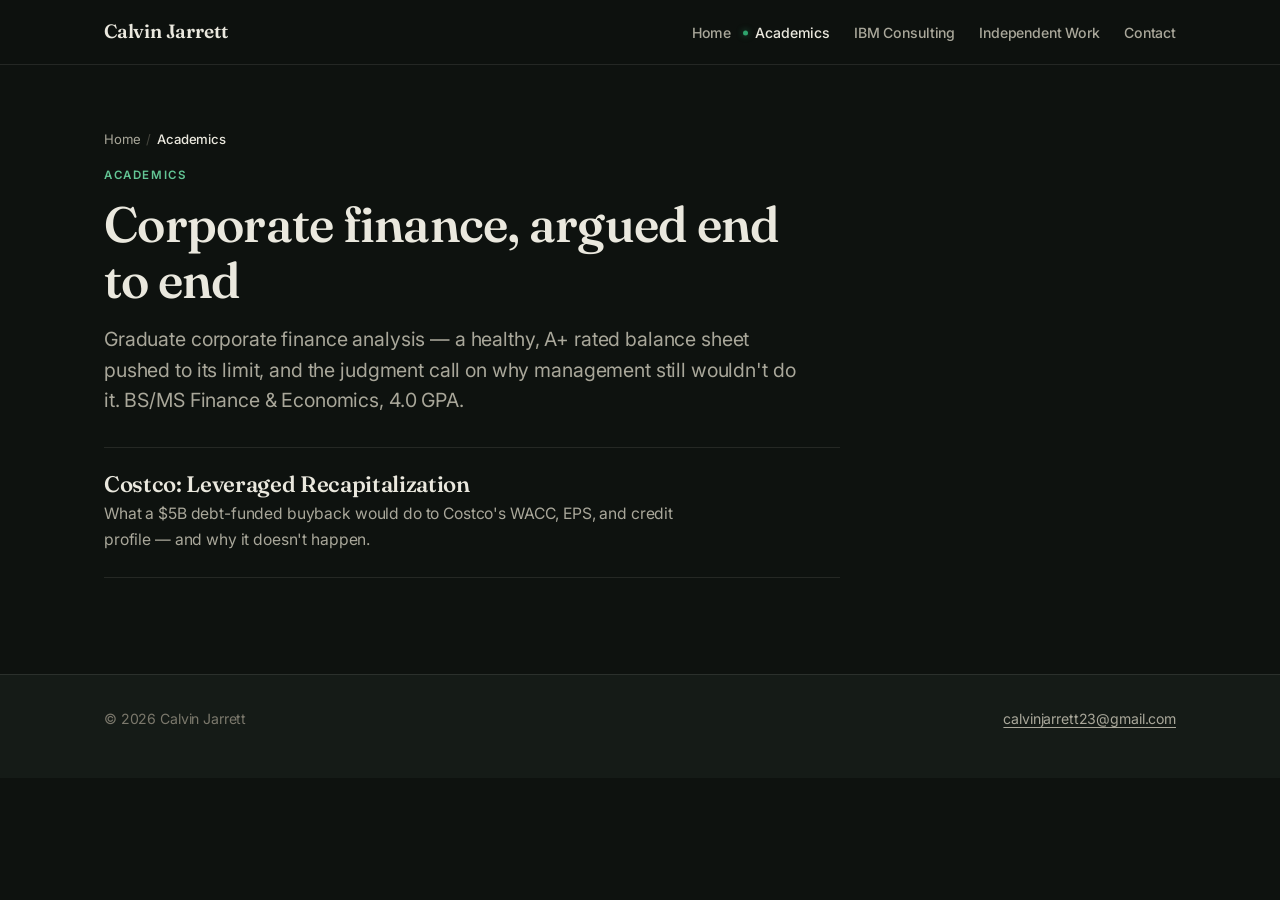
<file: academics/index.html>
<!DOCTYPE html>
<html lang="en">
<head>
  <meta charset="utf-8">
  <meta name="viewport" content="width=device-width, initial-scale=1">
  <title>Academics — Calvin Jarrett</title>
  <meta name="description" content="Graduate corporate finance analysis: a $5B Costco leveraged recapitalization, modeled end to end.">
  <link rel="preconnect" href="https://fonts.googleapis.com">
  <link rel="preconnect" href="https://fonts.gstatic.com" crossorigin>
  <link href="https://fonts.googleapis.com/css2?family=Inter:wght@400;500;600&family=Fraunces:opsz,wght@9..144,500;9..144,620&display=swap" rel="stylesheet">
  <link rel="stylesheet" href="../assets/css/site.css">
</head>
<body>

  <header class="nav">
    <div class="nav-inner">
      <a class="nav-name" href="../">Calvin Jarrett</a>
      <nav aria-label="Main">
        <ul class="nav-links">
          <li><a href="../">Home</a></li>
          <li><a href="./" aria-current="page">Academics</a></li>
          <li><a href="../ibm/">IBM Consulting</a></li>
          <li><a href="../independent/">Independent Work</a></li>
          <li><a href="../contact/">Contact</a></li>
        </ul>
      </nav>
    </div>
  </header>

  <main class="page">
    <div class="container">
      <nav class="crumbs" aria-label="Breadcrumb">
        <a href="../">Home</a><span class="sep">/</span><span aria-current="page">Academics</span>
      </nav>
      <p class="kicker">Academics</p>
      <h1>Corporate finance, argued end to end</h1>
      <p class="dek">Graduate corporate finance analysis — a healthy, A+ rated balance sheet pushed to its limit, and the judgment call on why management still wouldn't do it. BS/MS Finance &amp; Economics, 4.0 GPA.</p>

      <ul class="listing">
        <li>
          <a href="costco/">
            <h2>Costco: Leveraged Recapitalization</h2>
            <p>What a $5B debt-funded buyback would do to Costco's WACC, EPS, and credit profile — and why it doesn't happen.</p>
          </a>
        </li>
      </ul>
    </div>
  </main>

  <footer class="footer">
    <div class="container">
      <span>&copy; 2026 Calvin Jarrett</span>
      <a href="mailto:calvinjarrett23@gmail.com">calvinjarrett23@gmail.com</a>
    </div>
  </footer>

</body>
</html>
</file>
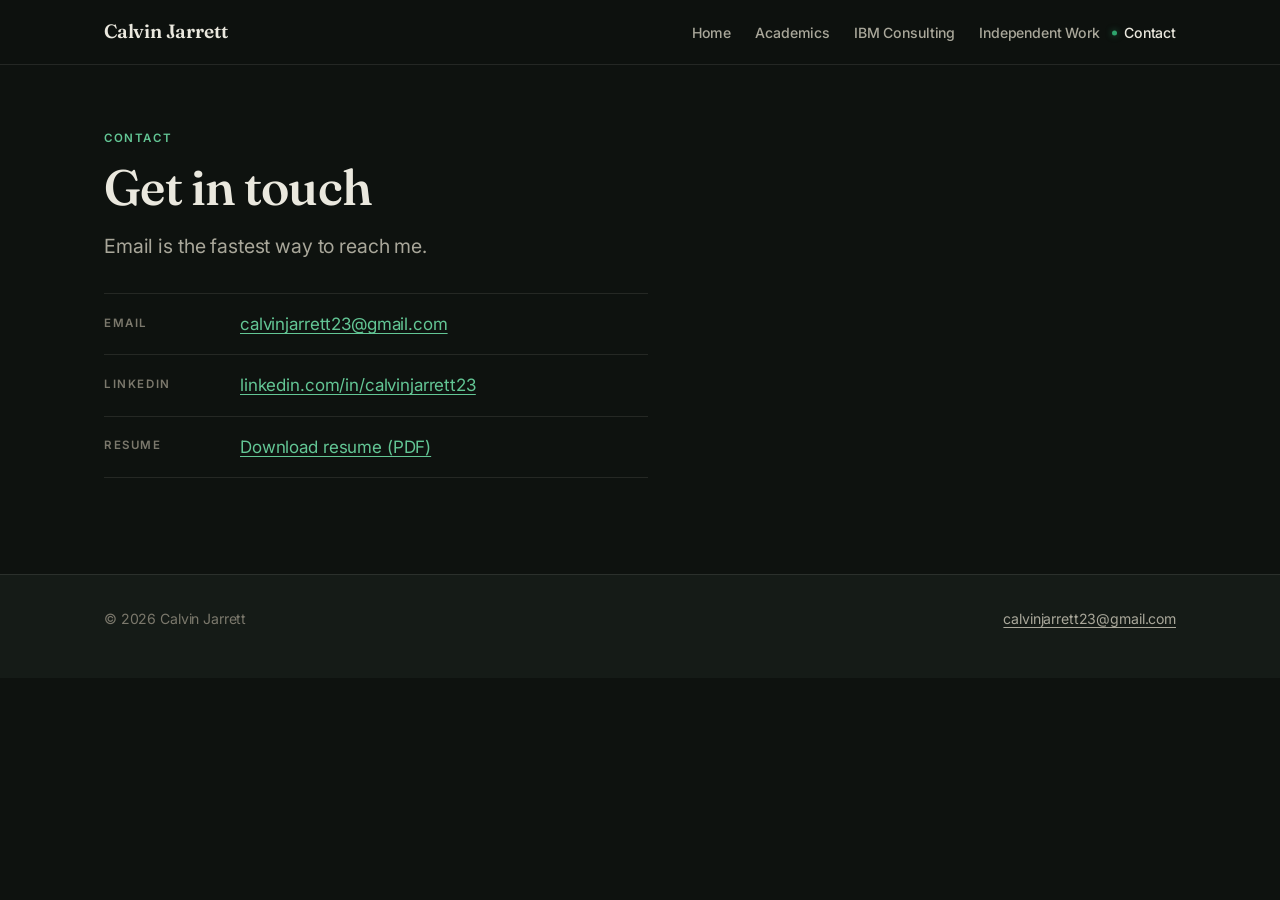
<file: contact/index.html>
<!DOCTYPE html>
<html lang="en">
<head>
  <meta charset="utf-8">
  <meta name="viewport" content="width=device-width, initial-scale=1">
  <title>Contact — Calvin Jarrett</title>
  <meta name="description" content="Contact Calvin Jarrett — email, LinkedIn, and resume.">
  <link rel="preconnect" href="https://fonts.googleapis.com">
  <link rel="preconnect" href="https://fonts.gstatic.com" crossorigin>
  <link href="https://fonts.googleapis.com/css2?family=Inter:wght@400;500;600&family=Fraunces:opsz,wght@9..144,500;9..144,620&display=swap" rel="stylesheet">
  <link rel="stylesheet" href="../assets/css/site.css">
</head>
<body>

  <header class="nav">
    <div class="nav-inner">
      <a class="nav-name" href="../">Calvin Jarrett</a>
      <nav aria-label="Main">
        <ul class="nav-links">
          <li><a href="../">Home</a></li>
          <li><a href="../academics/">Academics</a></li>
          <li><a href="../ibm/">IBM Consulting</a></li>
          <li><a href="../independent/">Independent Work</a></li>
          <li><a href="./" aria-current="page">Contact</a></li>
        </ul>
      </nav>
    </div>
  </header>

  <main class="page">
    <div class="container">
      <p class="kicker">Contact</p>
      <h1>Get in touch</h1>
      <p class="dek">Email is the fastest way to reach me.</p>

      <ul class="contact-list">
        <li>
          <span class="label">Email</span>
          <span><a href="mailto:calvinjarrett23@gmail.com">calvinjarrett23@gmail.com</a></span>
        </li>
        <li>
          <span class="label">LinkedIn</span>
          <span><a href="https://www.linkedin.com/in/calvinjarrett23/" rel="noopener">linkedin.com/in/calvinjarrett23</a></span>
        </li>
        <li>
          <span class="label">Resume</span>
          <span><a href="../assets/resume.pdf" download>Download resume (PDF)</a></span>
        </li>
      </ul>
    </div>
  </main>

  <footer class="footer">
    <div class="container">
      <span>&copy; 2026 Calvin Jarrett</span>
      <a href="mailto:calvinjarrett23@gmail.com">calvinjarrett23@gmail.com</a>
    </div>
  </footer>

</body>
</html>
</file>
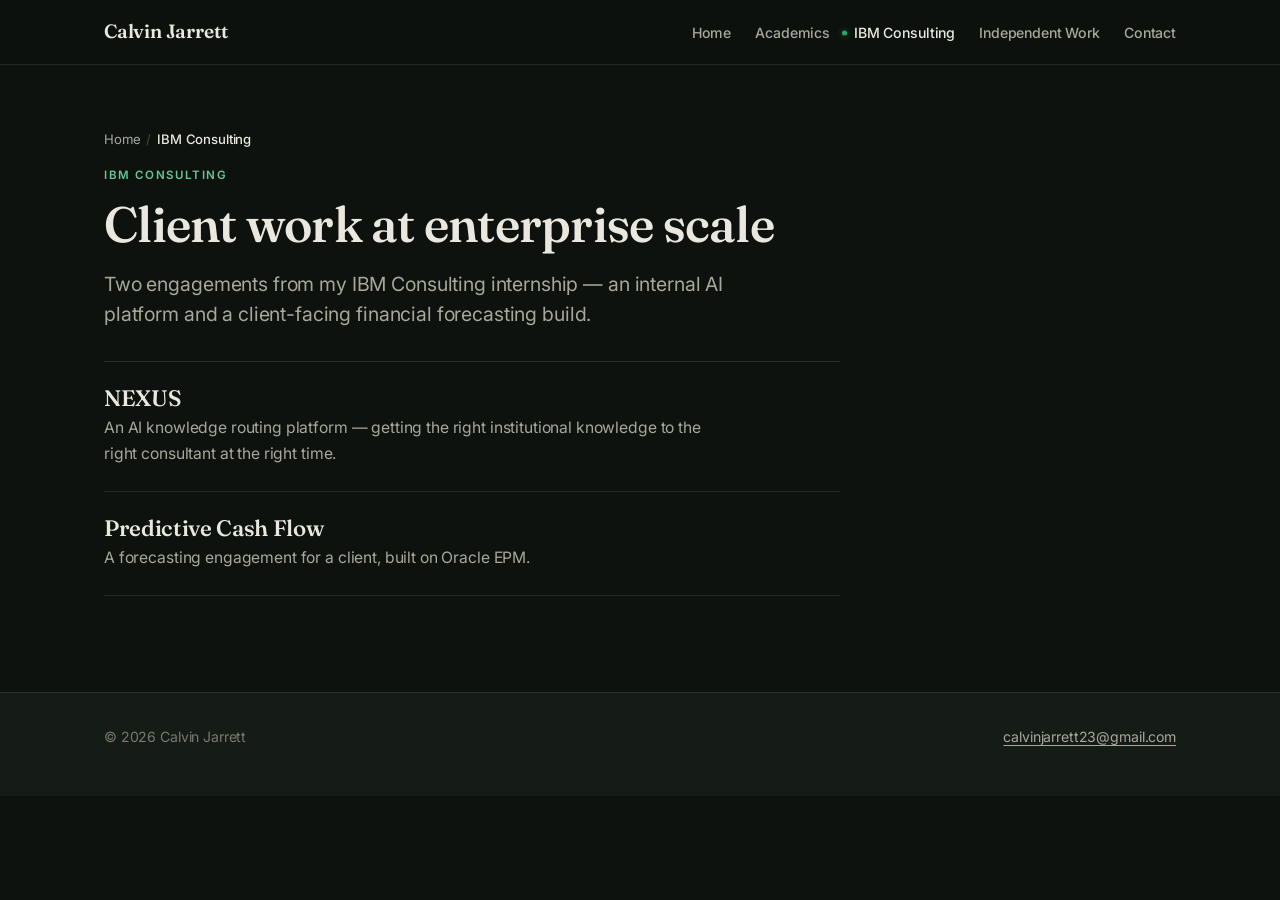
<file: ibm/index.html>
<!DOCTYPE html>
<html lang="en">
<head>
  <meta charset="utf-8">
  <meta name="viewport" content="width=device-width, initial-scale=1">
  <title>IBM Consulting — Calvin Jarrett</title>
  <meta name="description" content="IBM Consulting internship work: NEXUS AI knowledge routing platform and a predictive cash flow client engagement on Oracle EPM.">
  <link rel="preconnect" href="https://fonts.googleapis.com">
  <link rel="preconnect" href="https://fonts.gstatic.com" crossorigin>
  <link href="https://fonts.googleapis.com/css2?family=Inter:wght@400;500;600&family=Fraunces:opsz,wght@9..144,500;9..144,620&display=swap" rel="stylesheet">
  <link rel="stylesheet" href="../assets/css/site.css">
</head>
<body>

  <header class="nav">
    <div class="nav-inner">
      <a class="nav-name" href="../">Calvin Jarrett</a>
      <nav aria-label="Main">
        <ul class="nav-links">
          <li><a href="../">Home</a></li>
          <li><a href="../academics/">Academics</a></li>
          <li><a href="./" aria-current="page">IBM Consulting</a></li>
          <li><a href="../independent/">Independent Work</a></li>
          <li><a href="../contact/">Contact</a></li>
        </ul>
      </nav>
    </div>
  </header>

  <main class="page">
    <div class="container">
      <nav class="crumbs" aria-label="Breadcrumb">
        <a href="../">Home</a><span class="sep">/</span><span aria-current="page">IBM Consulting</span>
      </nav>
      <p class="kicker">IBM Consulting</p>
      <h1>Client work at enterprise scale</h1>
      <p class="dek">Two engagements from my IBM Consulting internship — an internal AI platform and a client-facing financial forecasting build.</p>

      <ul class="listing">
        <li>
          <a href="nexus/">
            <h2>NEXUS</h2>
            <p>An AI knowledge routing platform — getting the right institutional knowledge to the right consultant at the right time.</p>
          </a>
        </li>
        <li>
          <a href="predictive-cash-flow/">
            <h2>Predictive Cash Flow</h2>
            <p>A forecasting engagement for a client, built on Oracle EPM.</p>
          </a>
        </li>
      </ul>
    </div>
  </main>

  <footer class="footer">
    <div class="container">
      <span>&copy; 2026 Calvin Jarrett</span>
      <a href="mailto:calvinjarrett23@gmail.com">calvinjarrett23@gmail.com</a>
    </div>
  </footer>

</body>
</html>
</file>
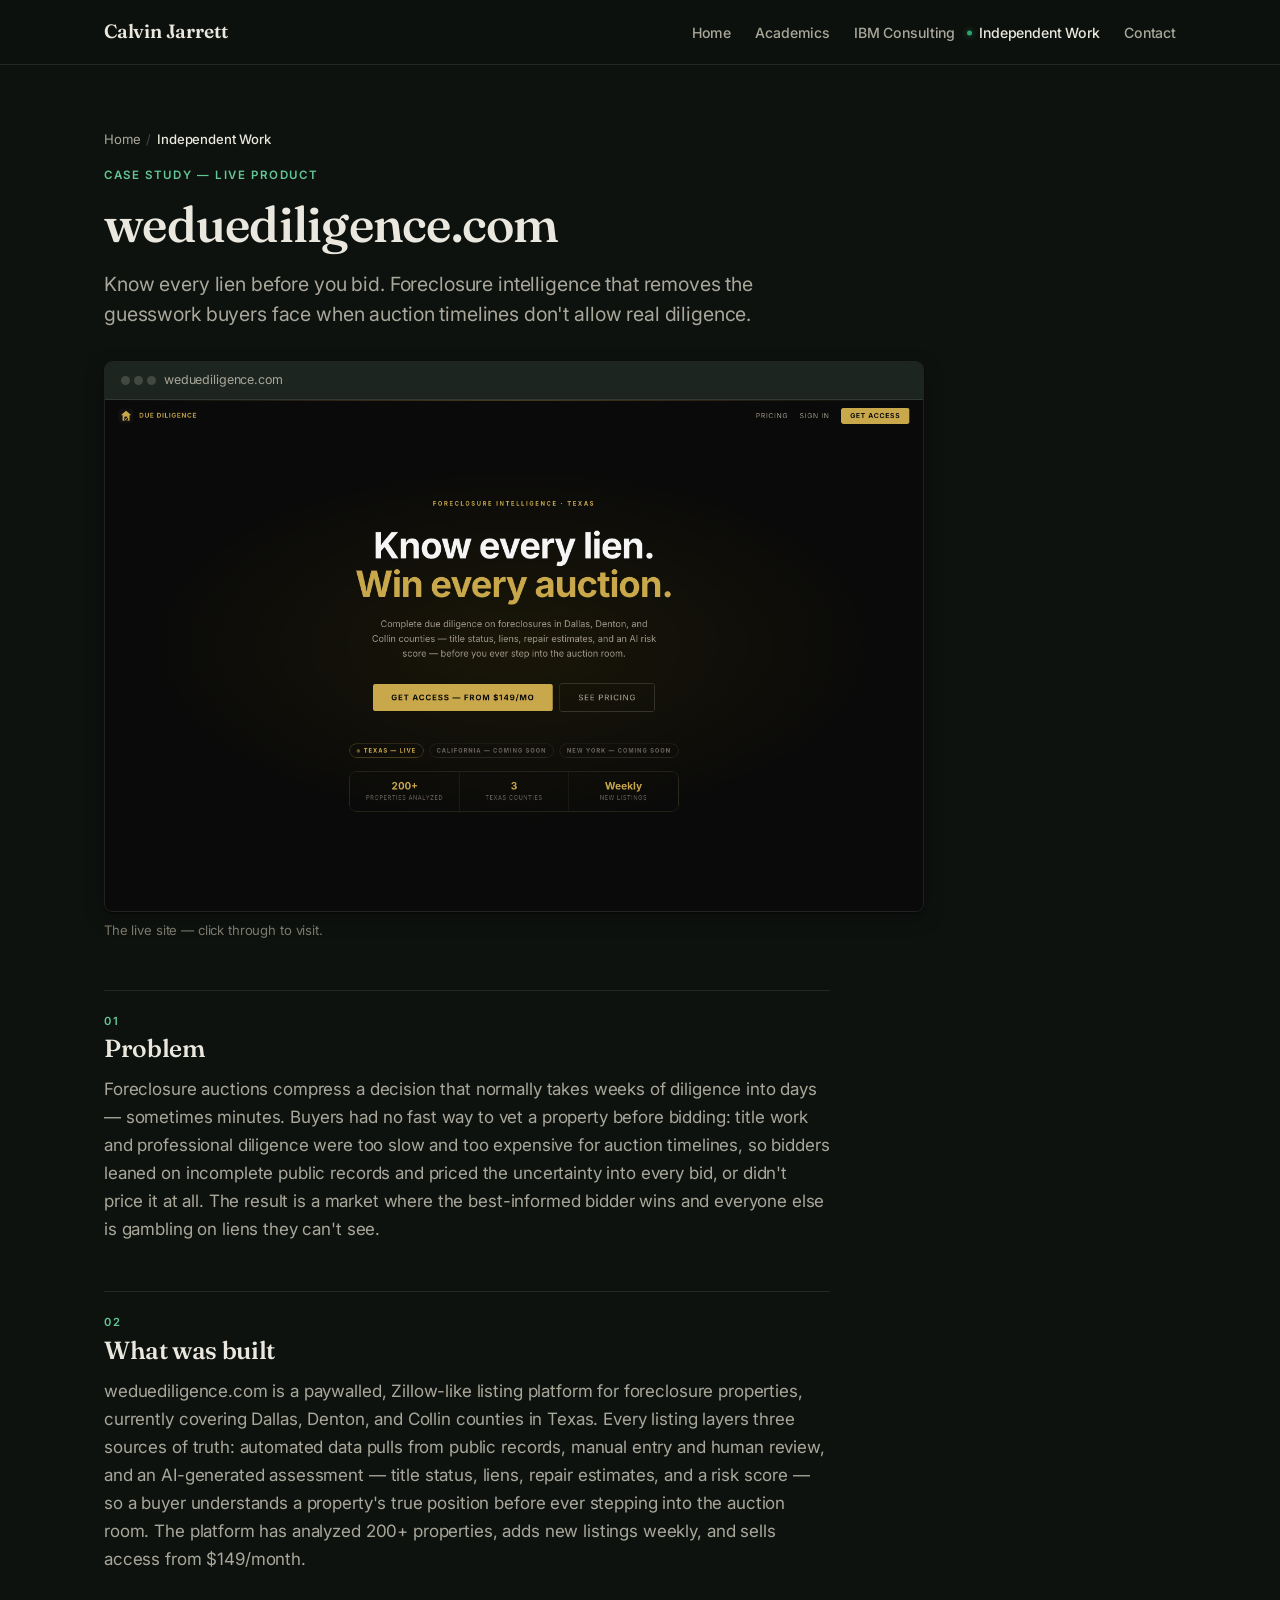
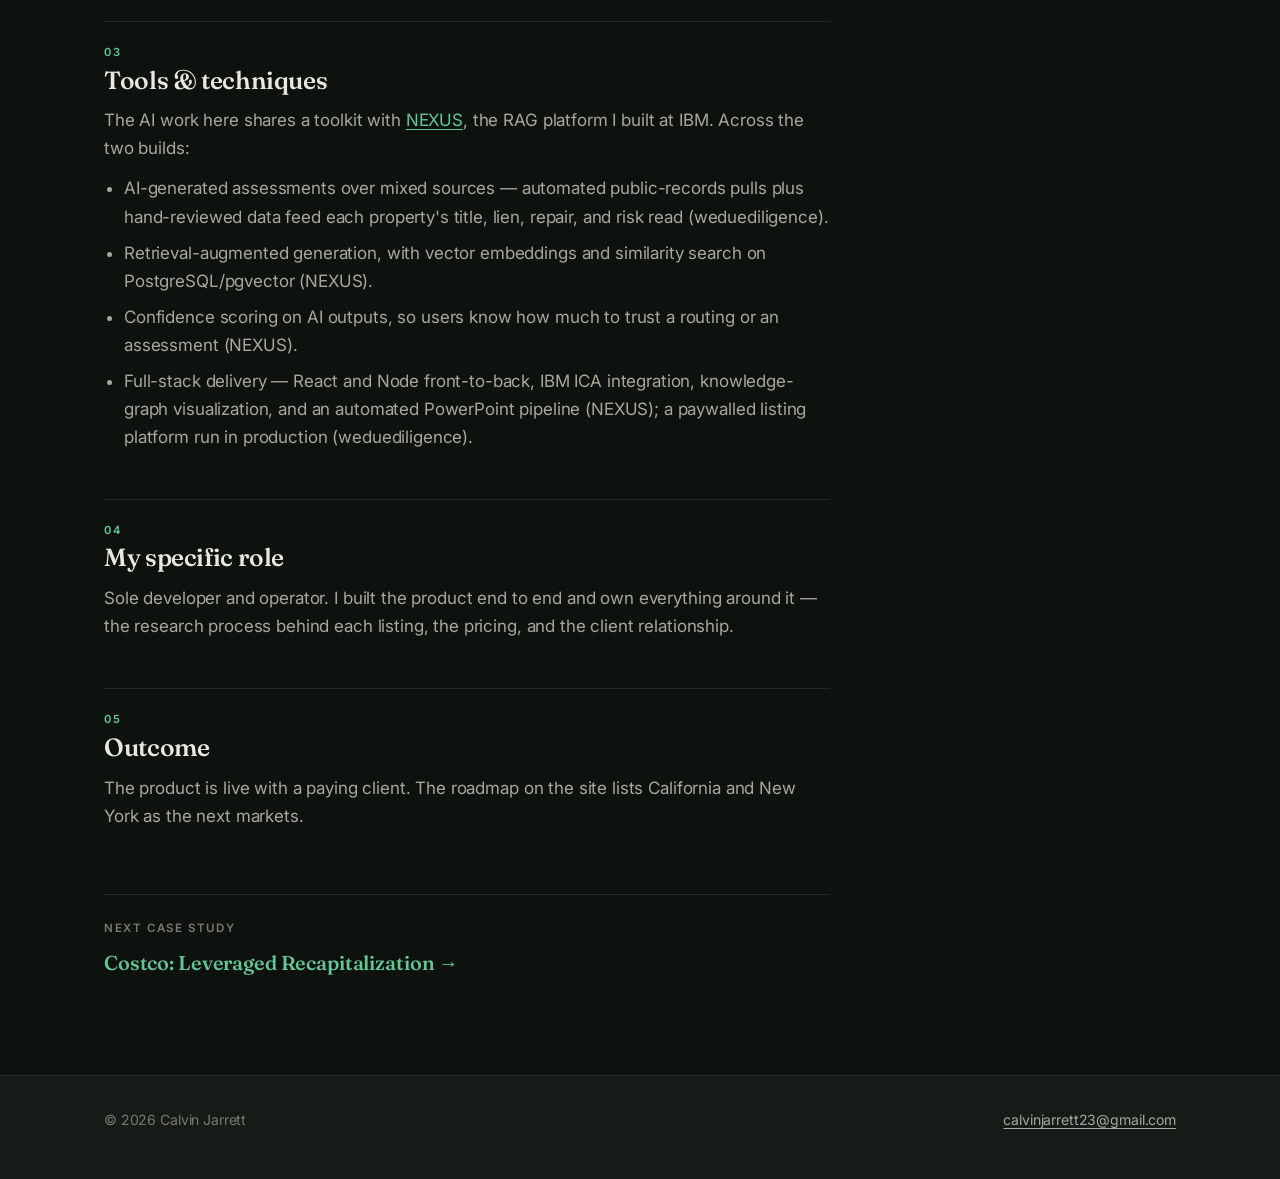
<file: independent/index.html>
<!DOCTYPE html>
<html lang="en">
<head>
  <meta charset="utf-8">
  <meta name="viewport" content="width=device-width, initial-scale=1">
  <title>Independent Work: weduediligence.com — Calvin Jarrett</title>
  <meta name="description" content="Case study: weduediligence.com — foreclosure intelligence for Texas auction buyers. Title status, liens, repair estimates, and an AI risk score. Live product, paying client.">
  <link rel="preconnect" href="https://fonts.googleapis.com">
  <link rel="preconnect" href="https://fonts.gstatic.com" crossorigin>
  <link href="https://fonts.googleapis.com/css2?family=Inter:wght@400;500;600&family=Fraunces:opsz,wght@9..144,500;9..144,620&display=swap" rel="stylesheet">
  <link rel="stylesheet" href="../assets/css/site.css">
</head>
<body>

  <header class="nav">
    <div class="nav-inner">
      <a class="nav-name" href="../">Calvin Jarrett</a>
      <nav aria-label="Main">
        <ul class="nav-links">
          <li><a href="../">Home</a></li>
          <li><a href="../academics/">Academics</a></li>
          <li><a href="../ibm/">IBM Consulting</a></li>
          <li><a href="./" aria-current="page">Independent Work</a></li>
          <li><a href="../contact/">Contact</a></li>
        </ul>
      </nav>
    </div>
  </header>

  <main class="page">
    <article class="container">
      <nav class="crumbs" aria-label="Breadcrumb">
        <a href="../">Home</a><span class="sep">/</span><span aria-current="page">Independent Work</span>
      </nav>
      <p class="kicker">Case study — live product</p>
      <h1>weduediligence.com</h1>
      <p class="dek">Know every lien before you bid. Foreclosure intelligence that removes the guesswork buyers face when auction timelines don't allow real diligence.</p>

      <div class="site-embed">
        <a class="browser-frame" href="https://weduediligence.com" rel="noopener">
          <span class="browser-bar"><span class="dots"><span></span><span></span><span></span></span>weduediligence.com</span>
          <img src="../assets/img/weduediligence-home.png" alt="weduediligence.com homepage — 'Know every lien. Win every auction.' Foreclosure intelligence for Texas." loading="lazy">
        </a>
        <p class="embed-caption">The live site — click through to visit.</p>
      </div>

      <div class="prose">
        <h2>Problem</h2>
        <p>Foreclosure auctions compress a decision that normally takes weeks of diligence into days — sometimes minutes. Buyers had no fast way to vet a property before bidding: title work and professional diligence were too slow and too expensive for auction timelines, so bidders leaned on incomplete public records and priced the uncertainty into every bid, or didn't price it at all. The result is a market where the best-informed bidder wins and everyone else is gambling on liens they can't see.</p>

        <h2>What was built</h2>
        <p>weduediligence.com is a paywalled, Zillow-like listing platform for foreclosure properties, currently covering Dallas, Denton, and Collin counties in Texas. Every listing layers three sources of truth: automated data pulls from public records, manual entry and human review, and an AI-generated assessment — title status, liens, repair estimates, and a risk score — so a buyer understands a property's true position before ever stepping into the auction room. The platform has analyzed 200+ properties, adds new listings weekly, and sells access from $149/month.</p>

        <h2>Tools &amp; techniques</h2>
        <p>The AI work here shares a toolkit with <a href="../ibm/nexus/">NEXUS</a>, the RAG platform I built at IBM. Across the two builds:</p>
        <ul>
          <li>AI-generated assessments over mixed sources — automated public-records pulls plus hand-reviewed data feed each property's title, lien, repair, and risk read (weduediligence).</li>
          <li>Retrieval-augmented generation, with vector embeddings and similarity search on PostgreSQL/pgvector (NEXUS).</li>
          <li>Confidence scoring on AI outputs, so users know how much to trust a routing or an assessment (NEXUS).</li>
          <li>Full-stack delivery — React and Node front-to-back, IBM ICA integration, knowledge-graph visualization, and an automated PowerPoint pipeline (NEXUS); a paywalled listing platform run in production (weduediligence).</li>
        </ul>

        <h2>My specific role</h2>
        <p>Sole developer and operator. I built the product end to end and own everything around it — the research process behind each listing, the pricing, and the client relationship.</p>

        <h2>Outcome</h2>
        <p>The product is live with a paying client. The roadmap on the site lists California and New York as the next markets.</p>
      </div>

      <nav class="next-case">
        <span class="label">Next case study</span>
        <a href="../academics/costco/">Costco: Leveraged Recapitalization &rarr;</a>
      </nav>
    </article>
  </main>

  <footer class="footer">
    <div class="container">
      <span>&copy; 2026 Calvin Jarrett</span>
      <a href="mailto:calvinjarrett23@gmail.com">calvinjarrett23@gmail.com</a>
    </div>
  </footer>

</body>
</html>
</file>
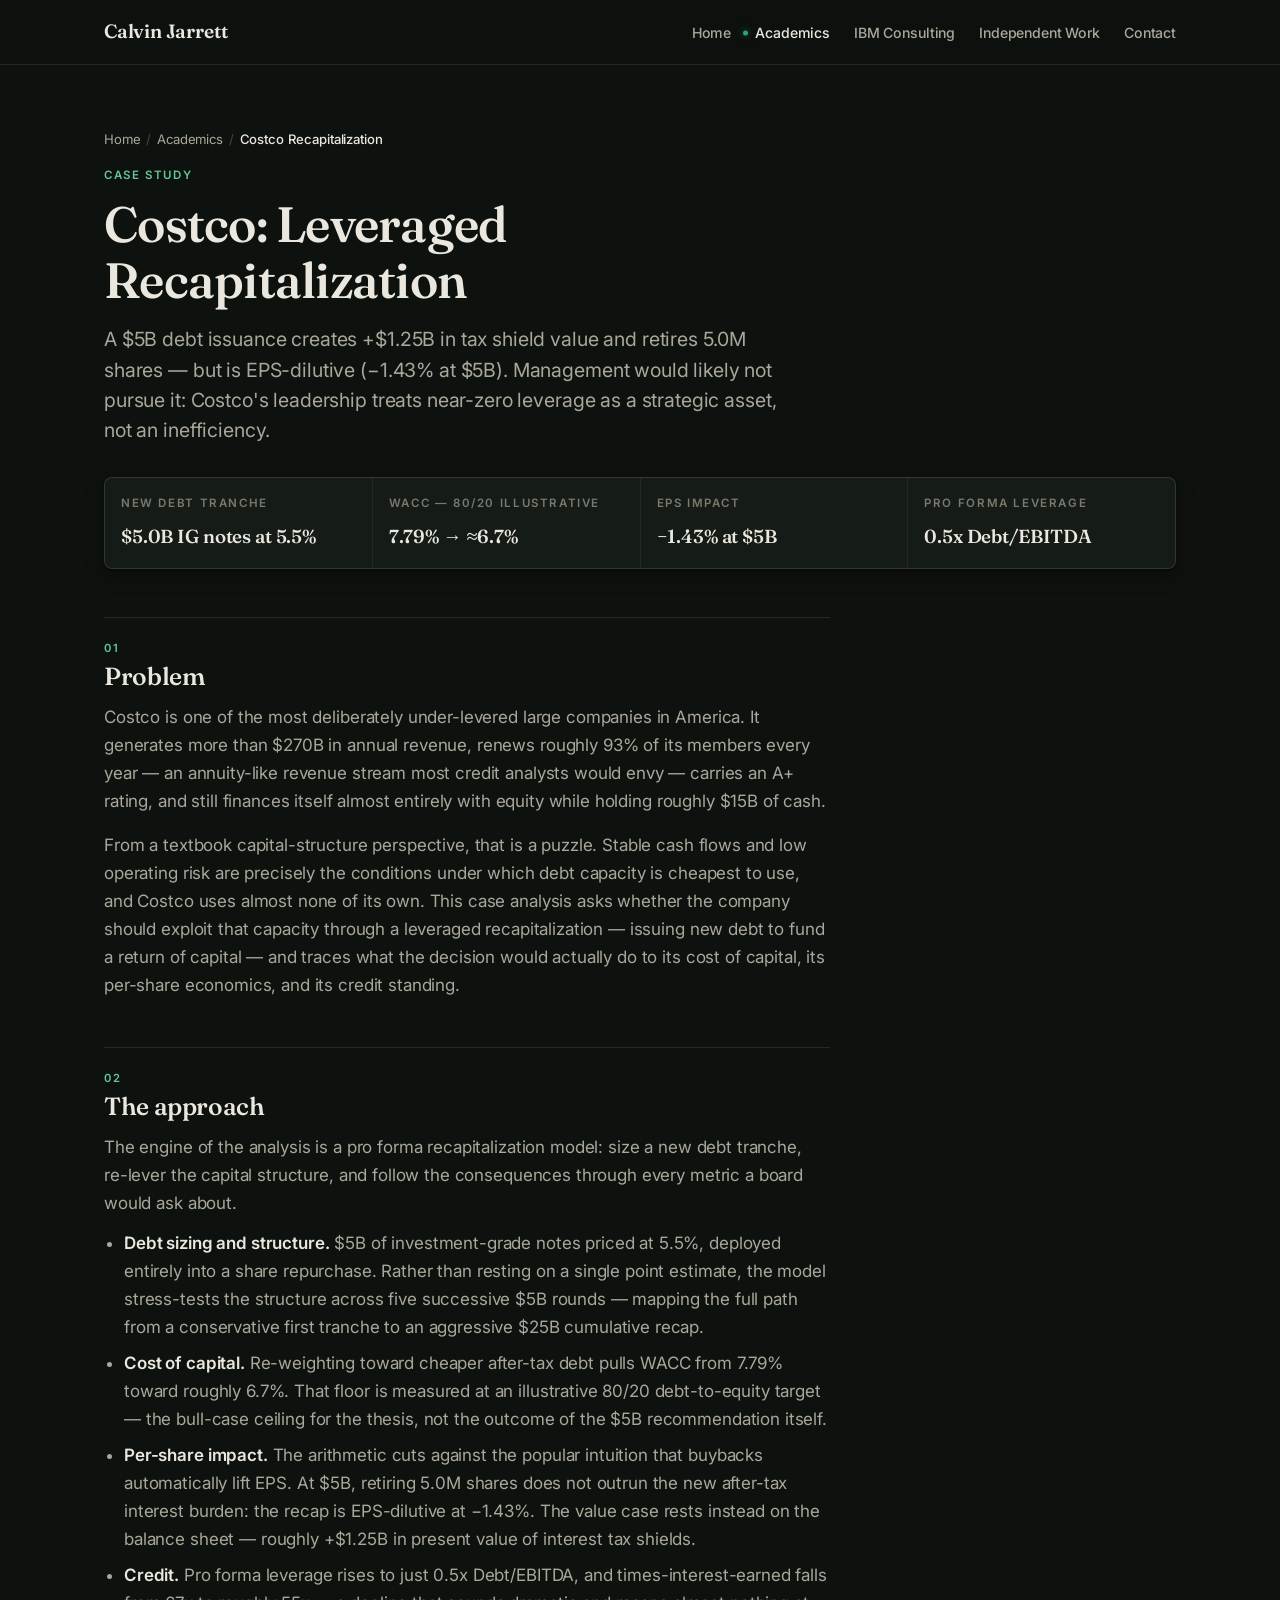
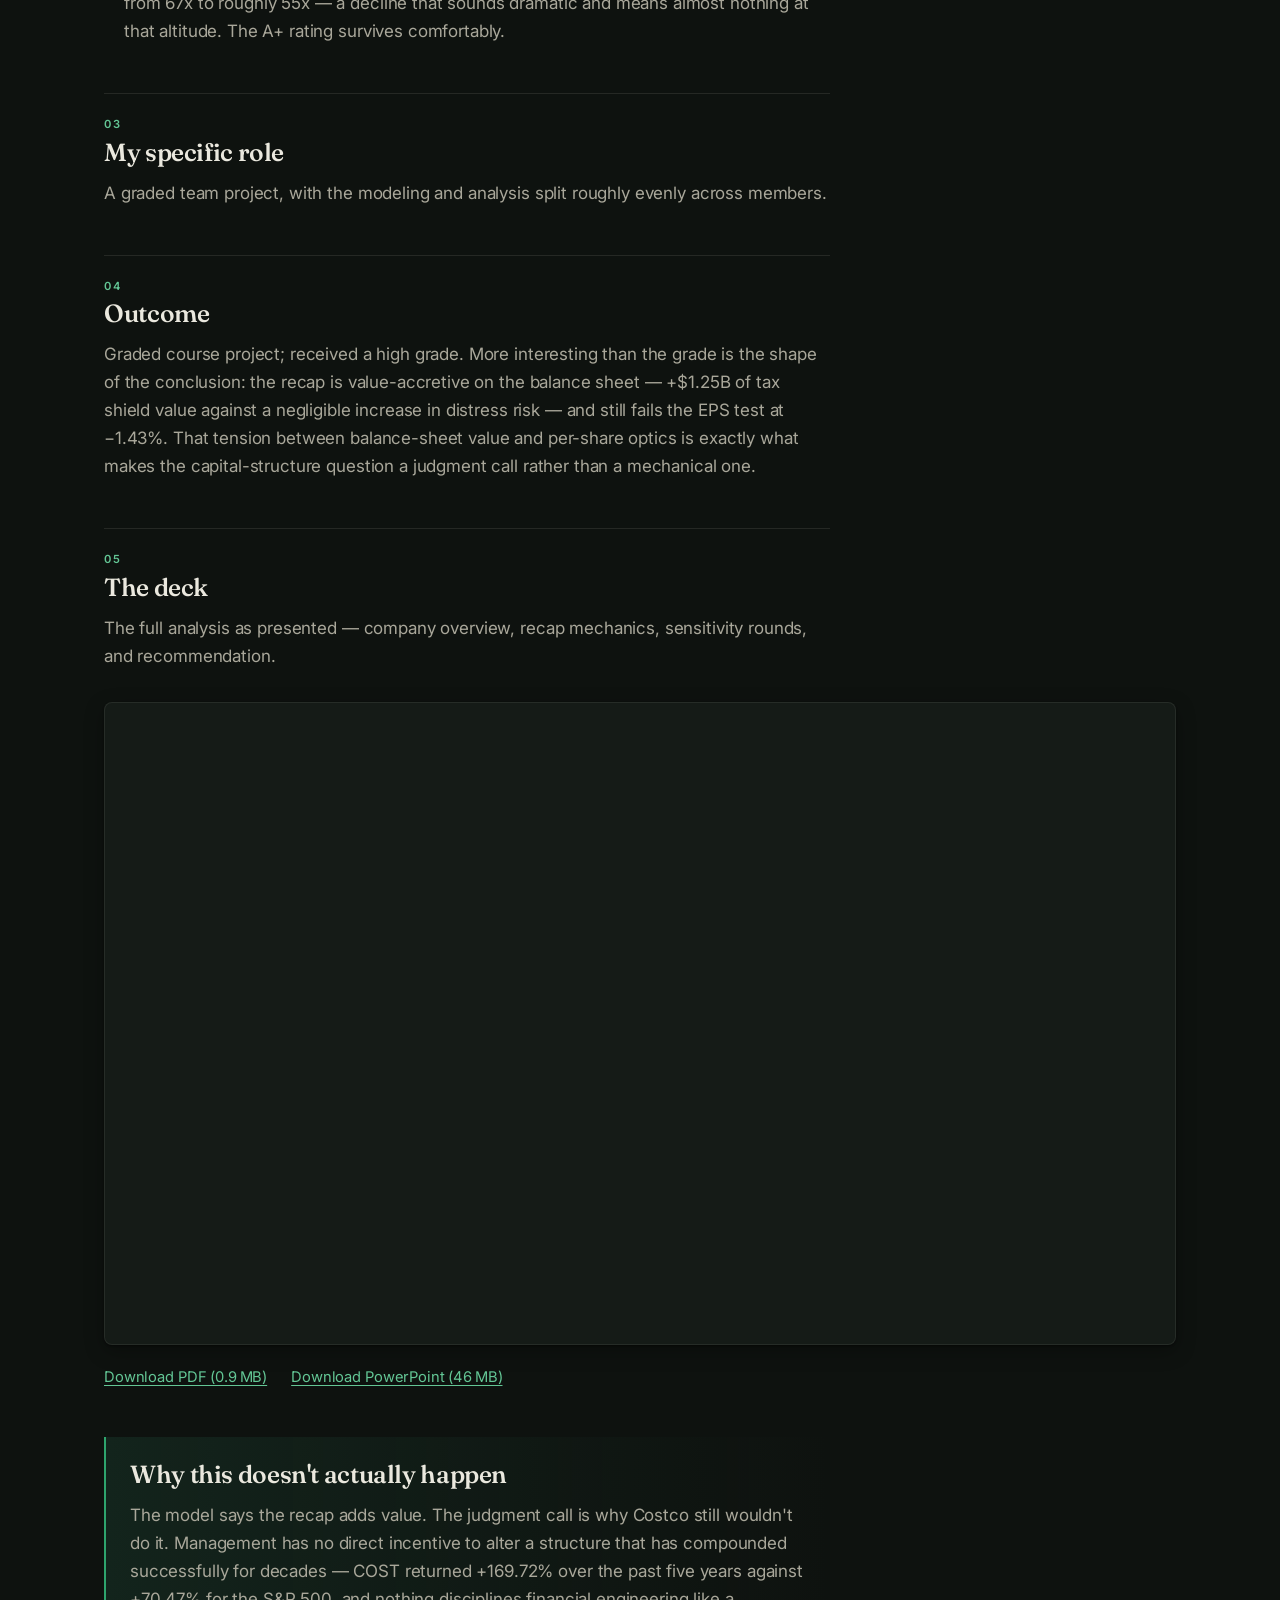
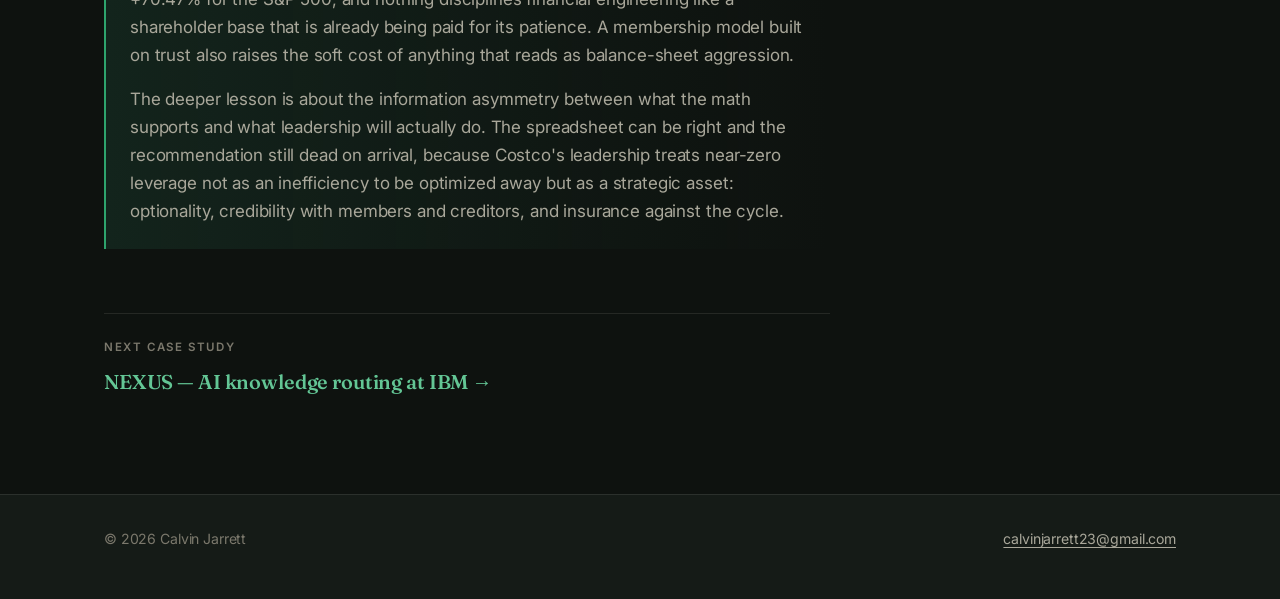
<file: academics/costco/index.html>
<!DOCTYPE html>
<html lang="en">
<head>
  <meta charset="utf-8">
  <meta name="viewport" content="width=device-width, initial-scale=1">
  <title>Costco Leveraged Recapitalization — Calvin Jarrett</title>
  <meta name="description" content="Case study: modeling a $5B leveraged recapitalization of Costco — tax shield value, EPS impact, credit profile, and why management wouldn't do it. Full deck included.">
  <link rel="preconnect" href="https://fonts.googleapis.com">
  <link rel="preconnect" href="https://fonts.gstatic.com" crossorigin>
  <link href="https://fonts.googleapis.com/css2?family=Inter:wght@400;500;600&family=Fraunces:opsz,wght@9..144,500;9..144,620&display=swap" rel="stylesheet">
  <link rel="stylesheet" href="../../assets/css/site.css">
</head>
<body>

  <header class="nav">
    <div class="nav-inner">
      <a class="nav-name" href="../../">Calvin Jarrett</a>
      <nav aria-label="Main">
        <ul class="nav-links">
          <li><a href="../../">Home</a></li>
          <li><a href="../" aria-current="page">Academics</a></li>
          <li><a href="../../ibm/">IBM Consulting</a></li>
          <li><a href="../../independent/">Independent Work</a></li>
          <li><a href="../../contact/">Contact</a></li>
        </ul>
      </nav>
    </div>
  </header>

  <main class="page">
    <article class="container">
      <nav class="crumbs" aria-label="Breadcrumb">
        <a href="../../">Home</a><span class="sep">/</span><a href="../">Academics</a><span class="sep">/</span><span aria-current="page">Costco Recapitalization</span>
      </nav>
      <p class="kicker">Case study</p>
      <h1>Costco: Leveraged Recapitalization</h1>
      <p class="dek">A $5B debt issuance creates +$1.25B in tax shield value and retires 5.0M shares — but is EPS-dilutive (&minus;1.43% at $5B). Management would likely not pursue it: Costco's leadership treats near-zero leverage as a strategic asset, not an inefficiency.</p>

      <div class="figures">
        <div class="figure">
          <span class="label">New debt tranche</span>
          <span class="value">$5.0B IG notes at 5.5%</span>
        </div>
        <div class="figure">
          <span class="label">WACC — 80/20 illustrative</span>
          <span class="value">7.79% &rarr; &approx;6.7%</span>
        </div>
        <div class="figure">
          <span class="label">EPS impact</span>
          <span class="value">&minus;1.43% at $5B</span>
        </div>
        <div class="figure">
          <span class="label">Pro forma leverage</span>
          <span class="value">0.5x Debt/EBITDA</span>
        </div>
      </div>

      <div class="prose">
        <h2>Problem</h2>
        <p>Costco is one of the most deliberately under-levered large companies in America. It generates more than $270B in annual revenue, renews roughly 93% of its members every year — an annuity-like revenue stream most credit analysts would envy — carries an A+ rating, and still finances itself almost entirely with equity while holding roughly $15B of cash.</p>
        <p>From a textbook capital-structure perspective, that is a puzzle. Stable cash flows and low operating risk are precisely the conditions under which debt capacity is cheapest to use, and Costco uses almost none of its own. This case analysis asks whether the company should exploit that capacity through a leveraged recapitalization — issuing new debt to fund a return of capital — and traces what the decision would actually do to its cost of capital, its per-share economics, and its credit standing.</p>

        <h2>The approach</h2>
        <p>The engine of the analysis is a pro forma recapitalization model: size a new debt tranche, re-lever the capital structure, and follow the consequences through every metric a board would ask about.</p>
        <ul>
          <li><strong>Debt sizing and structure.</strong> $5B of investment-grade notes priced at 5.5%, deployed entirely into a share repurchase. Rather than resting on a single point estimate, the model stress-tests the structure across five successive $5B rounds — mapping the full path from a conservative first tranche to an aggressive $25B cumulative recap.</li>
          <li><strong>Cost of capital.</strong> Re-weighting toward cheaper after-tax debt pulls WACC from 7.79% toward roughly 6.7%. That floor is measured at an illustrative 80/20 debt-to-equity target — the bull-case ceiling for the thesis, not the outcome of the $5B recommendation itself.</li>
          <li><strong>Per-share impact.</strong> The arithmetic cuts against the popular intuition that buybacks automatically lift EPS. At $5B, retiring 5.0M shares does not outrun the new after-tax interest burden: the recap is EPS-dilutive at &minus;1.43%. The value case rests instead on the balance sheet — roughly +$1.25B in present value of interest tax shields.</li>
          <li><strong>Credit.</strong> Pro forma leverage rises to just 0.5x Debt/EBITDA, and times-interest-earned falls from 67x to roughly 55x — a decline that sounds dramatic and means almost nothing at that altitude. The A+ rating survives comfortably.</li>
        </ul>

        <h2>My specific role</h2>
        <p>A graded team project, with the modeling and analysis split roughly evenly across members.</p>

        <h2>Outcome</h2>
        <p>Graded course project; received a high grade. More interesting than the grade is the shape of the conclusion: the recap is value-accretive on the balance sheet — +$1.25B of tax shield value against a negligible increase in distress risk — and still fails the EPS test at &minus;1.43%. That tension between balance-sheet value and per-share optics is exactly what makes the capital-structure question a judgment call rather than a mechanical one.</p>

        <h2>The deck</h2>
        <p>The full analysis as presented — company overview, recap mechanics, sensitivity rounds, and recommendation.</p>
      </div>

      <div class="deck-embed">
        <iframe class="deck-frame" src="../../assets/docs/costco-levered-recap.pdf" title="Costco ($COST): The Case for a Levered Recapitalization — full deck (PDF)"></iframe>
        <p class="deck-actions">
          <a href="../../assets/docs/costco-levered-recap.pdf" download>Download PDF (0.9&thinsp;MB)</a>
          <a href="../../assets/docs/costco-levered-recap.pptx" download>Download PowerPoint (46&thinsp;MB)</a>
        </p>
      </div>

      <div class="prose">
        <section class="judgment">
          <h2>Why this doesn't actually happen</h2>
          <p>The model says the recap adds value. The judgment call is why Costco still wouldn't do it. Management has no direct incentive to alter a structure that has compounded successfully for decades — COST returned +169.72% over the past five years against +70.47% for the S&amp;P 500, and nothing disciplines financial engineering like a shareholder base that is already being paid for its patience. A membership model built on trust also raises the soft cost of anything that reads as balance-sheet aggression.</p>
          <p>The deeper lesson is about the information asymmetry between what the math supports and what leadership will actually do. The spreadsheet can be right and the recommendation still dead on arrival, because Costco's leadership treats near-zero leverage not as an inefficiency to be optimized away but as a strategic asset: optionality, credibility with members and creditors, and insurance against the cycle.</p>
        </section>
      </div>

      <nav class="next-case">
        <span class="label">Next case study</span>
        <a href="../../ibm/nexus/">NEXUS — AI knowledge routing at IBM &rarr;</a>
      </nav>
    </article>
  </main>

  <footer class="footer">
    <div class="container">
      <span>&copy; 2026 Calvin Jarrett</span>
      <a href="mailto:calvinjarrett23@gmail.com">calvinjarrett23@gmail.com</a>
    </div>
  </footer>

</body>
</html>
</file>
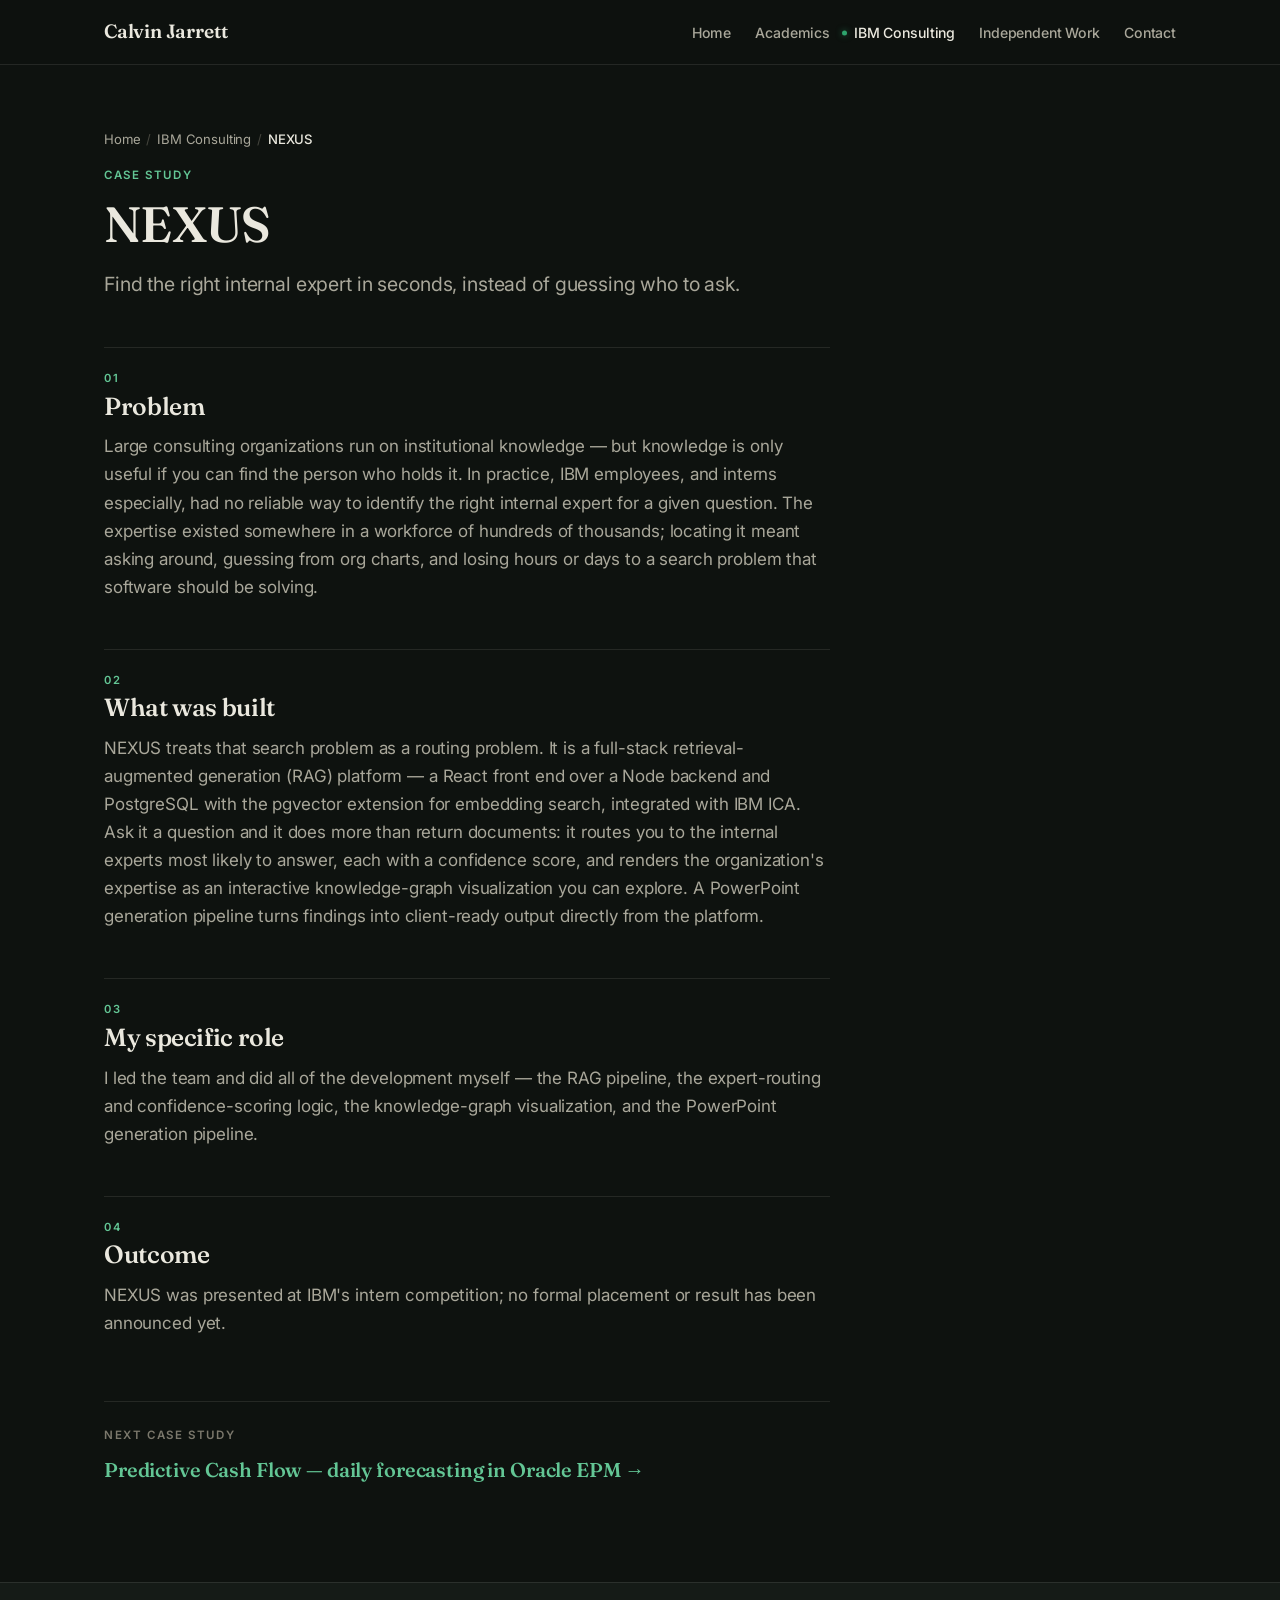
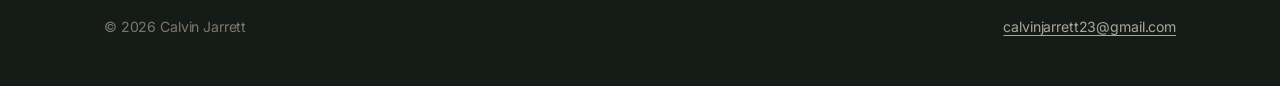
<file: ibm/nexus/index.html>
<!DOCTYPE html>
<html lang="en">
<head>
  <meta charset="utf-8">
  <meta name="viewport" content="width=device-width, initial-scale=1">
  <title>NEXUS — Calvin Jarrett</title>
  <meta name="description" content="Case study: NEXUS, a full-stack RAG platform for expert routing built during my IBM Consulting internship — confidence-scored routing, knowledge graph, PPT generation.">
  <link rel="preconnect" href="https://fonts.googleapis.com">
  <link rel="preconnect" href="https://fonts.gstatic.com" crossorigin>
  <link href="https://fonts.googleapis.com/css2?family=Inter:wght@400;500;600&family=Fraunces:opsz,wght@9..144,500;9..144,620&display=swap" rel="stylesheet">
  <link rel="stylesheet" href="../../assets/css/site.css">
</head>
<body>

  <header class="nav">
    <div class="nav-inner">
      <a class="nav-name" href="../../">Calvin Jarrett</a>
      <nav aria-label="Main">
        <ul class="nav-links">
          <li><a href="../../">Home</a></li>
          <li><a href="../../academics/">Academics</a></li>
          <li><a href="../" aria-current="page">IBM Consulting</a></li>
          <li><a href="../../independent/">Independent Work</a></li>
          <li><a href="../../contact/">Contact</a></li>
        </ul>
      </nav>
    </div>
  </header>

  <main class="page">
    <article class="container">
      <nav class="crumbs" aria-label="Breadcrumb">
        <a href="../../">Home</a><span class="sep">/</span><a href="../">IBM Consulting</a><span class="sep">/</span><span aria-current="page">NEXUS</span>
      </nav>
      <p class="kicker">Case study</p>
      <h1>NEXUS</h1>
      <p class="dek">Find the right internal expert in seconds, instead of guessing who to ask.</p>

      <div class="prose">
        <h2>Problem</h2>
        <p>Large consulting organizations run on institutional knowledge — but knowledge is only useful if you can find the person who holds it. In practice, IBM employees, and interns especially, had no reliable way to identify the right internal expert for a given question. The expertise existed somewhere in a workforce of hundreds of thousands; locating it meant asking around, guessing from org charts, and losing hours or days to a search problem that software should be solving.</p>

        <h2>What was built</h2>
        <p>NEXUS treats that search problem as a routing problem. It is a full-stack retrieval-augmented generation (RAG) platform — a React front end over a Node backend and PostgreSQL with the pgvector extension for embedding search, integrated with IBM ICA. Ask it a question and it does more than return documents: it routes you to the internal experts most likely to answer, each with a confidence score, and renders the organization's expertise as an interactive knowledge-graph visualization you can explore. A PowerPoint generation pipeline turns findings into client-ready output directly from the platform.</p>

        <!-- Screenshots: drop image files into assets/img/ and uncomment this
             gallery — one <figure> per screenshot, with a short caption.
        <section class="shots" aria-label="NEXUS screenshots">
          <figure>
            <img src="../../assets/img/nexus-routing.png" alt="NEXUS expert routing results with confidence scores">
            <figcaption>Confidence-scored expert routing</figcaption>
          </figure>
          <figure>
            <img src="../../assets/img/nexus-graph.png" alt="NEXUS knowledge graph visualization">
            <figcaption>Interactive knowledge graph</figcaption>
          </figure>
        </section>
        -->

        <h2>My specific role</h2>
        <p>I led the team and did all of the development myself — the RAG pipeline, the expert-routing and confidence-scoring logic, the knowledge-graph visualization, and the PowerPoint generation pipeline.</p>

        <h2>Outcome</h2>
        <p>NEXUS was presented at IBM's intern competition; no formal placement or result has been announced yet.</p>
      </div>

      <nav class="next-case">
        <span class="label">Next case study</span>
        <a href="../predictive-cash-flow/">Predictive Cash Flow — daily forecasting in Oracle EPM &rarr;</a>
      </nav>
    </article>
  </main>

  <footer class="footer">
    <div class="container">
      <span>&copy; 2026 Calvin Jarrett</span>
      <a href="mailto:calvinjarrett23@gmail.com">calvinjarrett23@gmail.com</a>
    </div>
  </footer>

</body>
</html>
</file>
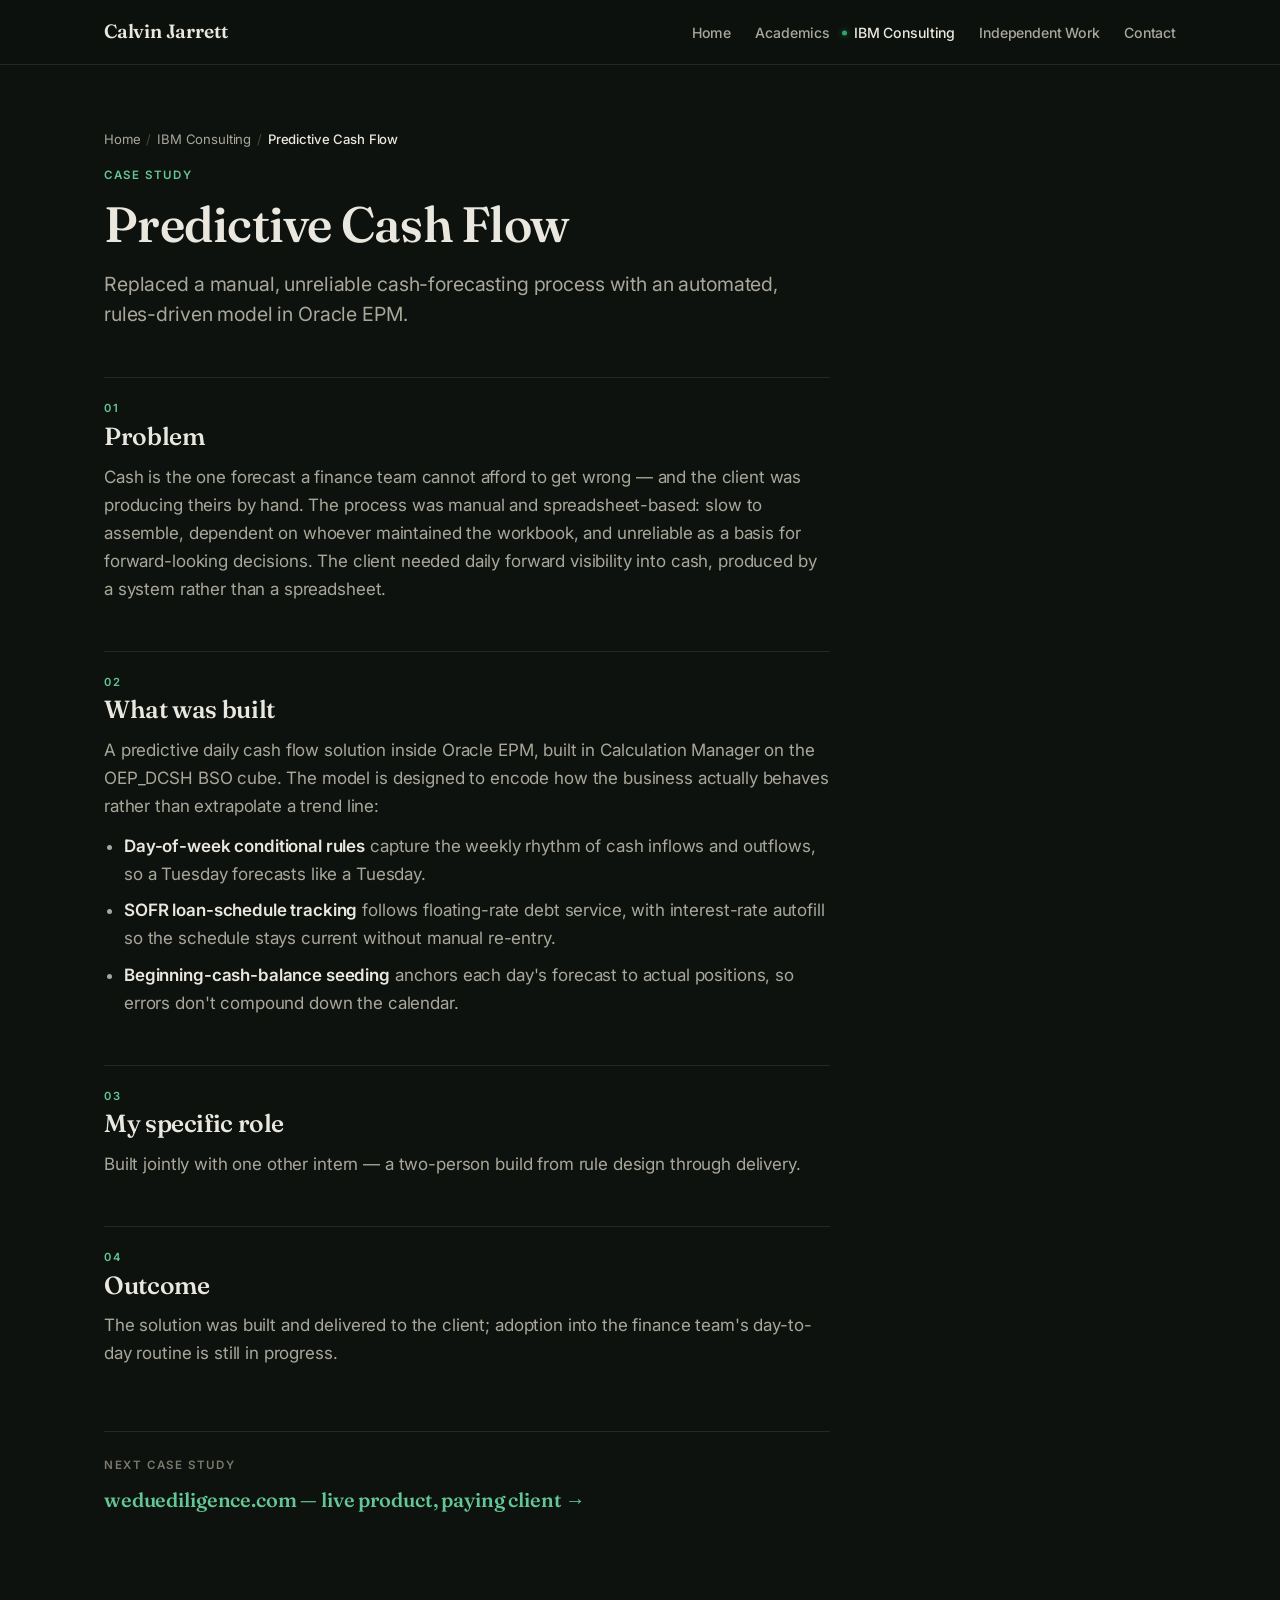
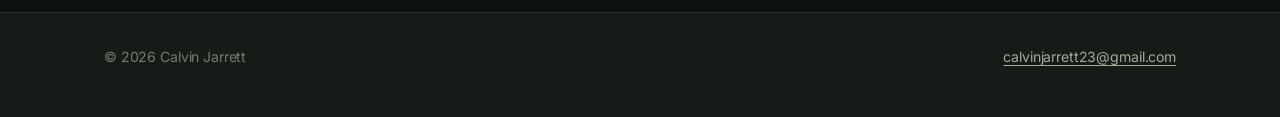
<file: ibm/predictive-cash-flow/index.html>
<!DOCTYPE html>
<html lang="en">
<head>
  <meta charset="utf-8">
  <meta name="viewport" content="width=device-width, initial-scale=1">
  <title>Predictive Cash Flow — Calvin Jarrett</title>
  <meta name="description" content="Case study: a predictive daily cash flow model for a client, built in Oracle EPM during my IBM Consulting internship.">
  <link rel="preconnect" href="https://fonts.googleapis.com">
  <link rel="preconnect" href="https://fonts.gstatic.com" crossorigin>
  <link href="https://fonts.googleapis.com/css2?family=Inter:wght@400;500;600&family=Fraunces:opsz,wght@9..144,500;9..144,620&display=swap" rel="stylesheet">
  <link rel="stylesheet" href="../../assets/css/site.css">
</head>
<body>

  <header class="nav">
    <div class="nav-inner">
      <a class="nav-name" href="../../">Calvin Jarrett</a>
      <nav aria-label="Main">
        <ul class="nav-links">
          <li><a href="../../">Home</a></li>
          <li><a href="../../academics/">Academics</a></li>
          <li><a href="../" aria-current="page">IBM Consulting</a></li>
          <li><a href="../../independent/">Independent Work</a></li>
          <li><a href="../../contact/">Contact</a></li>
        </ul>
      </nav>
    </div>
  </header>

  <main class="page">
    <article class="container">
      <nav class="crumbs" aria-label="Breadcrumb">
        <a href="../../">Home</a><span class="sep">/</span><a href="../">IBM Consulting</a><span class="sep">/</span><span aria-current="page">Predictive Cash Flow</span>
      </nav>
      <p class="kicker">Case study</p>
      <h1>Predictive Cash Flow</h1>
      <p class="dek">Replaced a manual, unreliable cash-forecasting process with an automated, rules-driven model in Oracle EPM.</p>

      <div class="prose">
        <h2>Problem</h2>
        <p>Cash is the one forecast a finance team cannot afford to get wrong — and the client was producing theirs by hand. The process was manual and spreadsheet-based: slow to assemble, dependent on whoever maintained the workbook, and unreliable as a basis for forward-looking decisions. The client needed daily forward visibility into cash, produced by a system rather than a spreadsheet.</p>

        <h2>What was built</h2>
        <p>A predictive daily cash flow solution inside Oracle EPM, built in Calculation Manager on the OEP_DCSH BSO cube. The model is designed to encode how the business actually behaves rather than extrapolate a trend line:</p>
        <ul>
          <li><strong>Day-of-week conditional rules</strong> capture the weekly rhythm of cash inflows and outflows, so a Tuesday forecasts like a Tuesday.</li>
          <li><strong>SOFR loan-schedule tracking</strong> follows floating-rate debt service, with interest-rate autofill so the schedule stays current without manual re-entry.</li>
          <li><strong>Beginning-cash-balance seeding</strong> anchors each day's forecast to actual positions, so errors don't compound down the calendar.</li>
        </ul>

        <h2>My specific role</h2>
        <p>Built jointly with one other intern — a two-person build from rule design through delivery.</p>

        <h2>Outcome</h2>
        <p>The solution was built and delivered to the client; adoption into the finance team's day-to-day routine is still in progress.</p>
      </div>

      <nav class="next-case">
        <span class="label">Next case study</span>
        <a href="../../independent/">weduediligence.com — live product, paying client &rarr;</a>
      </nav>
    </article>
  </main>

  <footer class="footer">
    <div class="container">
      <span>&copy; 2026 Calvin Jarrett</span>
      <a href="mailto:calvinjarrett23@gmail.com">calvinjarrett23@gmail.com</a>
    </div>
  </footer>

</body>
</html>
</file>
<file: assets/css/site.css>
/* ============================================================
   Calvin Jarrett — portfolio design system, v2 "ledger dark"
   Ink-dark ground, one saturated green, Fraunces display.
   Token structure (scale ratios, 4px spacing, elevation tiers)
   adapted from Atlassian DS structure — values are our own.
   ============================================================ */

:root {
  /* -- color ------------------------------------------------ */
  --bg-0: #0e120f;            /* page ink — near-black, green-cast */
  --bg-1: #151b17;            /* raised surface (elevation 1) */
  --bg-2: #1d2520;            /* hover wash / overlay (elevation 2) */
  --text-1: #eae8de;          /* warm parchment — headlines, body */
  --text-2: #a9a79a;          /* secondary prose */
  --text-3: #7b786c;          /* captions, caps labels only */
  --green-300: #63c695;       /* links, active states, focus */
  --green-500: #2ea46d;       /* data green — debt tranche, key marks */
  --pine: #1c4534;            /* deep support: washes, quiet fills */
  --steel: #5589c9;           /* equity data color (validated pair) */
  --rule: rgba(234, 232, 222, 0.1);
  --rule-strong: rgba(234, 232, 222, 0.2);
  --gold: #d9b662;            /* reserved: unfinished-content markers */

  /* -- elevation -------------------------------------------- */
  --raise-border: 1px solid rgba(234, 232, 222, 0.08);
  --raise-shadow: 0 1px 2px rgba(0, 0, 0, 0.45), 0 6px 20px rgba(0, 0, 0, 0.3);
  --glow-green: 0 0 22px rgba(46, 164, 109, 0.28);

  /* -- type ------------------------------------------------- */
  --serif: "Fraunces", Georgia, serif;
  --sans: "Inter", system-ui, -apple-system, "Segoe UI", sans-serif;

  /* -- spacing (4px base) ----------------------------------- */
  --s-1: 0.25rem;  /* 4  */
  --s-2: 0.5rem;   /* 8  */
  --s-3: 0.75rem;  /* 12 */
  --s-4: 1rem;     /* 16 */
  --s-6: 1.5rem;   /* 24 */
  --s-8: 2rem;     /* 32 */
  --s-12: 3rem;    /* 48 */
  --s-16: 4rem;    /* 64 */
  --s-24: 6rem;    /* 96 */

  --max: 1120px;
  --r-sm: 4px;
  --r-md: 8px;
}

* { box-sizing: border-box; margin: 0; padding: 0; }

html { scroll-behavior: smooth; }
@media (prefers-reduced-motion: reduce) {
  html { scroll-behavior: auto; }
  * { transition: none !important; }
}

body {
  background: var(--bg-0);
  color: var(--text-2);
  font-family: var(--sans);
  font-size: 1.0625rem;
  line-height: 1.65;
  letter-spacing: -0.008em;
  -webkit-font-smoothing: antialiased;
}

::selection { background: var(--pine); color: var(--text-1); }

.container {
  max-width: var(--max);
  margin: 0 auto;
  padding: 0 var(--s-6);
}

h1, h2, h3 {
  font-family: var(--serif);
  font-weight: 560;
  line-height: 1.12;
  letter-spacing: -0.015em;
  color: var(--text-1);
}

a {
  color: var(--green-300);
  text-decoration-thickness: 1px;
  text-underline-offset: 3px;
  transition: color 140ms ease-out;
}
a:hover { color: var(--text-1); }

:focus-visible {
  outline: 2px solid var(--green-300);
  outline-offset: 2px;
  border-radius: 2px;
}

/* Caps-label utility — the third type voice */
.kicker, .stat-label, .p-label, .tile-kicker, .figure .label,
.next-case .label, .axis-title, .contact-list .label {
  font-family: var(--sans);
  font-size: 0.72rem;
  font-weight: 600;
  letter-spacing: 0.14em;
  text-transform: uppercase;
}

/* ---------------- Navigation ---------------- */

.nav {
  background: rgba(14, 18, 15, 0.92);
  border-bottom: 1px solid var(--rule);
}
.nav-inner {
  max-width: var(--max);
  margin: 0 auto;
  padding: var(--s-4) var(--s-6);
  display: flex;
  align-items: baseline;
  justify-content: space-between;
  gap: var(--s-6);
  flex-wrap: wrap;
}
.nav-name {
  font-family: var(--serif);
  font-size: 1.2rem;
  font-weight: 600;
  color: var(--text-1);
  text-decoration: none;
  letter-spacing: -0.01em;
}
.nav-name:hover { color: var(--green-300); }
.nav-links {
  display: flex;
  gap: var(--s-6);
  list-style: none;
  flex-wrap: wrap;
}
.nav-links a {
  position: relative;
  font-size: 0.88rem;
  font-weight: 500;
  color: var(--text-2);
  text-decoration: none;
  padding: var(--s-1) 0;
  transition: color 140ms ease-out;
}
.nav-links a:hover { color: var(--text-1); }
.nav-links a[aria-current="page"] { color: var(--text-1); }
.nav-links a[aria-current="page"]::before {
  content: "";
  position: absolute;
  left: -0.85em;
  top: 50%;
  transform: translateY(-50%);
  width: 5px;
  height: 5px;
  border-radius: 50%;
  background: var(--green-500);
  box-shadow: 0 0 6px rgba(46, 164, 109, 0.6);
}

/* ---------------- Page scaffolding ---------------- */

.page { padding: var(--s-16) 0 var(--s-24); }

.kicker { color: var(--green-300); margin-bottom: var(--s-3); }

.page h1 {
  font-size: clamp(2.2rem, 4.5vw, 3.1rem);
  max-width: 22ch;
  margin-bottom: var(--s-4);
}
.dek {
  font-size: 1.22rem;
  line-height: 1.55;
  color: var(--text-2);
  max-width: 58ch;
  margin-bottom: var(--s-8);
}
.dek .fill-in { font-size: 0.85em; }

.prose { max-width: 66ch; }
.prose h2 {
  font-size: 1.55rem;
  margin: var(--s-12) 0 var(--s-3);
  padding-top: var(--s-6);
  border-top: 1px solid var(--rule);
  counter-increment: section;
  position: relative;
}
.prose { counter-reset: section; }
.prose h2::before {
  content: "0" counter(section);
  display: block;
  font-family: var(--sans);
  font-size: 0.7rem;
  font-weight: 600;
  letter-spacing: 0.16em;
  color: var(--green-300);
  margin-bottom: var(--s-2);
}
.prose p + p { margin-top: var(--s-4); }
.prose ul { margin: var(--s-3) 0 0 1.25rem; }
.prose li + li { margin-top: var(--s-2); }
.prose strong { color: var(--text-1); font-weight: 600; }

/* Unfinished-content marker */
.fill-in {
  font-family: var(--sans);
  font-size: 0.9em;
  font-weight: 500;
  color: var(--gold);
  background: rgba(217, 182, 98, 0.08);
  border: 1px dashed rgba(217, 182, 98, 0.45);
  border-radius: var(--r-sm);
  padding: 0.05em 0.4em;
}

/* Key-figures strip — raised tearsheet panel */
.figures {
  display: grid;
  grid-template-columns: repeat(auto-fit, minmax(200px, 1fr));
  gap: 1px;
  background: var(--rule);
  border: var(--raise-border);
  border-radius: var(--r-md);
  overflow: hidden;
  box-shadow: var(--raise-shadow);
  margin: var(--s-8) 0;
}
.figure { background: var(--bg-1); padding: var(--s-4) var(--s-6) var(--s-4) var(--s-4); }
.figure .label { display: block; color: var(--text-3); margin-bottom: var(--s-2); }
.figure .value {
  font-family: var(--serif);
  font-size: 1.18rem;
  font-weight: 560;
  color: var(--text-1);
  font-variant-numeric: tabular-nums;
}

/* Judgment — the call, set apart by a pine wash */
.judgment {
  background: linear-gradient(90deg, rgba(28, 69, 52, 0.35), rgba(28, 69, 52, 0.08) 70%, transparent);
  border-left: 2px solid var(--green-500);
  border-radius: 0 var(--r-md) var(--r-md) 0;
  padding: var(--s-6) var(--s-6) var(--s-6) var(--s-6);
  margin-top: var(--s-12);
}
.judgment h2 { border-top: none; padding-top: 0; margin-top: 0; }
.judgment h2::before { content: none; }

/* ---------------- Listing rows ---------------- */

.listing { list-style: none; max-width: 46rem; }
.listing li { border-top: 1px solid var(--rule); }
.listing li:last-child { border-bottom: 1px solid var(--rule); }
.listing a {
  display: block;
  padding: var(--s-6) var(--s-3);
  margin: 0 calc(-1 * var(--s-3));
  border-radius: var(--r-md);
  text-decoration: none;
  color: inherit;
  transition: background 140ms ease-out;
}
.listing a:hover { background: var(--bg-1); }
.listing h2 { font-size: 1.4rem; margin-bottom: var(--s-1); }
.listing p { color: var(--text-2); font-size: 0.98rem; max-width: 60ch; }
.listing a:hover h2 { color: var(--green-300); }

/* ---------------- Homepage hero ---------------- */

.hero {
  position: relative;
  background:
    radial-gradient(90rem 60rem at 78% 30%, rgba(46, 164, 109, 0.07), transparent 60%),
    radial-gradient(70rem 50rem at 15% 85%, rgba(85, 137, 201, 0.04), transparent 65%),
    var(--bg-0);
}
.hero-pin {
  min-height: 100vh;
  display: flex;
  align-items: center;
  padding: var(--s-12) 0;
}
.hero-grid {
  display: grid;
  grid-template-columns: 1.15fr 0.85fr;
  gap: var(--s-16);
  align-items: center;
  width: 100%;
}
.hero-copy h1 {
  font-size: clamp(2.4rem, 5vw, 3.5rem);
  margin-bottom: var(--s-6);
  max-width: 18ch;
}
.hero-captions {
  position: relative;
  min-height: 8em;
  max-width: 46ch;
}
.hero .caption {
  position: absolute;
  inset: 0;
  color: var(--text-2);
  opacity: 0;
}
.hero .caption[data-stage="1"] { opacity: 1; }
.hero-takeaway {
  font-family: var(--serif);
  font-size: 1.5rem;
  font-weight: 560;
  color: var(--text-1);
  margin-top: var(--s-6);
  padding-top: var(--s-6);
  border-top: 1px solid var(--rule);
  opacity: 0;
}
.hero-link {
  display: inline-block;
  margin-top: var(--s-6);
  font-size: 0.92rem;
  font-weight: 500;
}

/* Capital-structure viz — the signature moment */
.hero-viz {
  display: flex;
  align-items: flex-end;
  justify-content: center;
  gap: var(--s-12);
}
.bar-wrap { position: relative; }
.bar-area { position: relative; width: 132px; }
.bar-stack {
  height: 340px;
  width: 132px;
  display: flex;
  flex-direction: column;
  justify-content: flex-end;
  gap: 2px;
}
.seg {
  width: 100%;
  border-radius: var(--r-sm) var(--r-sm) 0 0;
  position: relative;
  display: flex;
  align-items: flex-end;
  justify-content: center;
  overflow: hidden;
}
.seg-label {
  color: #0c1310;
  font-size: 0.66rem;
  font-weight: 700;
  letter-spacing: 0.07em;
  text-transform: uppercase;
  padding-bottom: 9px;
  white-space: nowrap;
}
.seg-equity { height: 72%; background: var(--steel); }
.seg-new {
  height: 0%;
  background: var(--green-500);
  border-radius: 0;
  box-shadow: var(--glow-green);
}
.seg-existing { height: 10%; background: #46514b; border-radius: 0; }
.seg-existing .seg-label { color: var(--text-1); padding-bottom: 7px; }

.axis-break {
  position: absolute;
  left: -5px;
  right: -5px;
  top: 42%;
  height: 9px;
  background: var(--bg-0);
  transform: skewY(-7deg);
  border-top: 2px solid var(--steel);
  border-bottom: 2px solid var(--steel);
}

.callout {
  position: absolute;
  right: calc(100% + 14px);
  bottom: 12%;
  width: 7.5rem;
  text-align: right;
  font-size: 0.78rem;
  font-weight: 500;
  line-height: 1.4;
  color: var(--text-1);
  padding-right: 14px;
  border-right: 2px solid var(--green-500);
  opacity: 0;
}

.bar-axis {
  width: 168px;
  border-top: 2px solid var(--text-1);
  padding-top: var(--s-2);
  display: flex;
  align-items: baseline;
  gap: var(--s-3);
}
.axis-zero {
  font-size: 0.7rem;
  font-weight: 600;
  color: var(--text-2);
  font-variant-numeric: tabular-nums;
}
.axis-title { font-size: 0.62rem; color: var(--text-3); letter-spacing: 0.1em; }

.info-dot {
  display: inline-flex;
  align-items: center;
  justify-content: center;
  width: 14px;
  height: 14px;
  border-radius: 50%;
  border: 1px solid var(--text-3);
  color: var(--text-3);
  font-size: 0.6rem;
  font-style: normal;
  font-weight: 600;
  cursor: help;
  vertical-align: 1px;
  letter-spacing: 0;
  text-transform: none;
}
.info-dot:hover { border-color: var(--green-300); color: var(--green-300); }

/* Stat tiles beside the bar */
.stat-col {
  display: flex;
  flex-direction: column;
  gap: var(--s-6);
  padding-bottom: var(--s-12);
}
.stat {
  opacity: 0;
  transform: translateY(8px);
  border-left: 2px solid var(--rule-strong);
  padding-left: var(--s-4);
  min-width: 13rem;
}
.stat[data-stage="2"] { border-left-color: var(--green-500); }
.stat-label { color: var(--text-3); }
.stat-value {
  font-family: var(--serif);
  font-size: 1.4rem;
  font-weight: 560;
  line-height: 1.3;
  color: var(--text-1);
  font-variant-numeric: tabular-nums;
}
.stat-sub { font-size: 0.76rem; color: var(--text-2); margin-top: var(--s-1); }

.scroll-cue {
  position: absolute;
  bottom: var(--s-6);
  left: 50%;
  transform: translateX(-50%);
  font-size: 0.68rem;
  letter-spacing: 0.22em;
  text-transform: uppercase;
  color: var(--text-3);
}

/* Static + simplified hero modes */
.hero-static .hero-pin { min-height: auto; padding: var(--s-24) 0 var(--s-16); }
.hero-static .hero-captions { display: none; }
.hero-static .hero-takeaway,
.hero-static .stat,
.hero-static .callout { opacity: 1; transform: none; }
.hero-static .seg-new { height: 18%; }
.hero-static .scroll-cue { display: none; }

.hero-simple .hero-pin { min-height: auto; padding: var(--s-16) 0 var(--s-12); }
.hero-simple .hero-captions { display: none; }
.hero-simple .scroll-cue { display: none; }
.hero-simple .seg-new { transition: height 0.9s cubic-bezier(0.2, 0.7, 0.3, 1); }
.hero-simple .callout { transition: opacity 0.4s ease 0.8s; }
.hero-simple .stat { transition: opacity 0.5s ease, transform 0.5s ease; }
.hero-simple .stat[data-stage="3"] { transition-delay: 0.25s; }
.hero-simple .stat[data-stage="4"] { transition-delay: 0.5s; }
.hero-simple .hero-takeaway { transition: opacity 0.6s ease 0.75s; }
.hero-simple .hero-viz.in .callout { opacity: 1; }
.hero-simple .hero-viz.in .stat { opacity: 1; transform: none; }
.hero-simple .hero-copy.in .hero-takeaway { opacity: 1; }

/* ---------------- Profile ---------------- */

.profile {
  border-top: 1px solid var(--rule);
  background: linear-gradient(180deg, var(--bg-1) 0%, var(--bg-0) 340px);
  padding: var(--s-16) 0 var(--s-16);
}
.profile-grid {
  display: grid;
  grid-template-columns: 240px 1fr;
  gap: var(--s-12);
  align-items: start;
}
/* No photo present → single column (photo column returns when it's uncommented) */
.profile-grid:not(:has(.profile-photo)) { grid-template-columns: 1fr; }
.profile-name { font-size: 2rem; margin-bottom: var(--s-6); }

.profile-photo img {
  display: block;
  width: 100%;
  border-radius: var(--r-md);
  border: var(--raise-border);
  box-shadow: var(--raise-shadow);
}
.photo-slot {
  aspect-ratio: 4 / 5;
  display: flex;
  align-items: center;
  justify-content: center;
  text-align: center;
  padding: var(--s-4);
  font-size: 0.85rem;
}

.edu-row {
  display: flex;
  align-items: center;
  gap: var(--s-4);
  margin-bottom: var(--s-8);
}
.edu-logo { display: block; width: 38px; height: 38px; opacity: 0.92; }
.edu-text { font-size: 0.95rem; line-height: 1.55; color: var(--text-2); }
.edu-degree { color: var(--text-1); font-weight: 500; }

.pursuits { list-style: none; max-width: 58ch; }
.pursuits li {
  display: grid;
  grid-template-columns: 7.5rem 1fr;
  column-gap: var(--s-3);
  align-items: baseline;
  font-size: 0.92rem;
  line-height: 1.6;
  color: var(--text-2);
  padding: var(--s-2) 0;
}
.pursuits li + li { border-top: 1px solid var(--rule); }
.p-label { color: var(--text-3); }

/* Interactive resume */
.resume { margin-top: var(--s-12); max-width: 46rem; }
.resume-head {
  display: flex;
  align-items: baseline;
  justify-content: space-between;
  gap: var(--s-4);
  margin-bottom: var(--s-2);
}
.resume-head h3 { font-size: 1.25rem; }
.resume-head a { font-size: 0.88rem; }
.resume-list { list-style: none; }
.resume-list li { border-top: 1px solid var(--rule); }
.resume-list li:last-child { border-bottom: 1px solid var(--rule); }
.resume-list a {
  display: grid;
  grid-template-columns: 1fr auto;
  grid-template-areas: "role arrow" "meta arrow";
  align-items: center;
  column-gap: var(--s-4);
  padding: var(--s-4) var(--s-3);
  margin: 0 calc(-1 * var(--s-3));
  border-radius: var(--r-md);
  text-decoration: none;
  color: inherit;
  transition: background 140ms ease-out;
}
.resume-list a:hover { background: var(--bg-1); }
.r-role {
  grid-area: role;
  font-family: var(--serif);
  font-weight: 560;
  font-size: 1.05rem;
  color: var(--text-1);
}
.r-meta { grid-area: meta; font-size: 0.85rem; color: var(--text-2); }
.r-arrow {
  grid-area: arrow;
  color: var(--text-3);
  font-size: 1.1rem;
  transition: transform 140ms ease-out, color 140ms ease-out;
}
.resume-list a:hover .r-role { color: var(--green-300); }
.resume-list a:hover .r-arrow { color: var(--green-300); transform: translateX(3px); }

/* ---------------- Entry tiles ---------------- */

.tiles-section {
  border-top: 1px solid var(--rule);
  padding: var(--s-16) 0 var(--s-24);
}
.tiles {
  display: grid;
  grid-template-columns: repeat(3, 1fr);
  gap: var(--s-8);
}
.tile {
  display: block;
  text-decoration: none;
  color: inherit;
  background: var(--bg-1);
  border: var(--raise-border);
  border-radius: var(--r-md);
  padding: var(--s-6);
  box-shadow: var(--raise-shadow);
  transition: border-color 140ms ease-out, transform 140ms ease-out;
}
.tile:hover { border-color: rgba(99, 198, 149, 0.45); transform: translateY(-2px); }
.tile .tile-kicker { color: var(--text-3); margin-bottom: var(--s-3); }
.tile h2 { font-size: 1.35rem; margin-bottom: var(--s-2); }
.tile .tile-proof { color: var(--text-2); font-size: 0.95rem; }
.tile:hover h2 { color: var(--green-300); }

/* ---------------- Breadcrumbs / next-case ---------------- */

.crumbs { font-size: 0.82rem; color: var(--text-3); margin-bottom: var(--s-4); }
.crumbs a { color: var(--text-2); text-decoration: none; }
.crumbs a:hover { color: var(--green-300); text-decoration: underline; }
.crumbs .sep { margin: 0 0.45em; color: var(--text-3); opacity: 0.5; }
.crumbs [aria-current] { color: var(--text-1); font-weight: 500; }

.next-case {
  border-top: 1px solid var(--rule);
  margin-top: var(--s-16);
  padding-top: var(--s-6);
  max-width: 66ch;
}
.next-case .label { display: block; color: var(--text-3); margin-bottom: var(--s-2); }
.next-case a {
  font-family: var(--serif);
  font-size: 1.25rem;
  font-weight: 560;
  text-decoration: none;
}
.next-case a:hover { text-decoration: underline; }

/* ---------------- Embeds ---------------- */

.deck-embed { margin: var(--s-8) 0 var(--s-2); }
.deck-frame {
  width: 100%;
  aspect-ratio: 16 / 9.6;
  border: var(--raise-border);
  border-radius: var(--r-md);
  background: var(--bg-1);
  box-shadow: var(--raise-shadow);
}
.deck-actions {
  display: flex;
  gap: var(--s-6);
  flex-wrap: wrap;
  margin-top: var(--s-3);
  font-size: 0.92rem;
}

.shots {
  display: grid;
  grid-template-columns: repeat(auto-fit, minmax(260px, 1fr));
  gap: var(--s-6);
  margin: var(--s-8) 0 var(--s-2);
}
.shots figure {
  border: var(--raise-border);
  border-radius: var(--r-md);
  overflow: hidden;
  background: var(--bg-1);
  box-shadow: var(--raise-shadow);
}
.shots img { display: block; width: 100%; height: auto; }
.shots figcaption { padding: var(--s-3) var(--s-4); font-size: 0.82rem; color: var(--text-2); }

.site-embed { margin: var(--s-8) 0 var(--s-2); max-width: 820px; }
.browser-frame {
  display: block;
  border: var(--raise-border);
  border-radius: var(--r-md);
  overflow: hidden;
  text-decoration: none;
  box-shadow: var(--raise-shadow);
  transition: border-color 140ms ease-out;
}
.browser-frame:hover { border-color: rgba(99, 198, 149, 0.45); }
.browser-bar {
  display: flex;
  align-items: center;
  gap: var(--s-2);
  padding: var(--s-2) var(--s-4);
  background: var(--bg-2);
  border-bottom: 1px solid var(--rule);
  font-size: 0.78rem;
  color: var(--text-2);
}
.browser-bar .dots { display: flex; gap: 4px; }
.browser-bar .dots span {
  width: 9px; height: 9px; border-radius: 50%;
  background: rgba(234, 232, 222, 0.18);
}
.browser-frame img { display: block; width: 100%; height: auto; }
.site-embed .embed-caption { margin-top: var(--s-2); font-size: 0.82rem; color: var(--text-3); }

/* ---------------- Contact ---------------- */

.contact-list { list-style: none; margin-top: var(--s-8); max-width: 34rem; }
.contact-list li {
  display: flex;
  gap: var(--s-6);
  padding: var(--s-4) 0;
  border-top: 1px solid var(--rule);
}
.contact-list li:last-child { border-bottom: 1px solid var(--rule); }
.contact-list .label { flex: 0 0 7rem; color: var(--text-3); padding-top: 0.2rem; }

/* ---------------- Footer ---------------- */

.footer {
  border-top: 1px solid var(--rule);
  background: var(--bg-1);
  padding: var(--s-8) 0 var(--s-12);
  color: var(--text-3);
  font-size: 0.88rem;
}
.footer .container {
  display: flex;
  justify-content: space-between;
  gap: var(--s-4);
  flex-wrap: wrap;
}
.footer a { color: var(--text-2); }
.footer a:hover { color: var(--green-300); }

/* ---------------- Responsive ---------------- */

@media (max-width: 860px) {
  .hero-grid { grid-template-columns: 1fr; gap: var(--s-8); }
  .profile-grid { grid-template-columns: 1fr; gap: var(--s-8); }
  .profile-photo { max-width: 240px; }
  .hero-viz { justify-content: flex-start; gap: var(--s-8); }
  .bar-stack { height: 240px; width: 108px; }
  .bar-area { width: 108px; }
  .tiles { grid-template-columns: 1fr; }
  .page { padding: var(--s-12) 0 var(--s-16); }
}
@media (max-width: 480px) {
  .nav-inner { padding: var(--s-3) var(--s-4); }
  .nav-links { gap: var(--s-2) var(--s-4); }
  .nav-links a { font-size: 0.85rem; }
  .nav-links a[aria-current="page"]::before { display: none; }
  .hero-viz { flex-direction: column; align-items: flex-start; gap: var(--s-6); }
  .bar-wrap { align-self: center; }
  .stat-col { padding-bottom: 0; }
  .callout { display: none; }
  .contact-list li { flex-direction: column; gap: var(--s-1); }
  .pursuits li { grid-template-columns: 1fr; }
}
</file>
